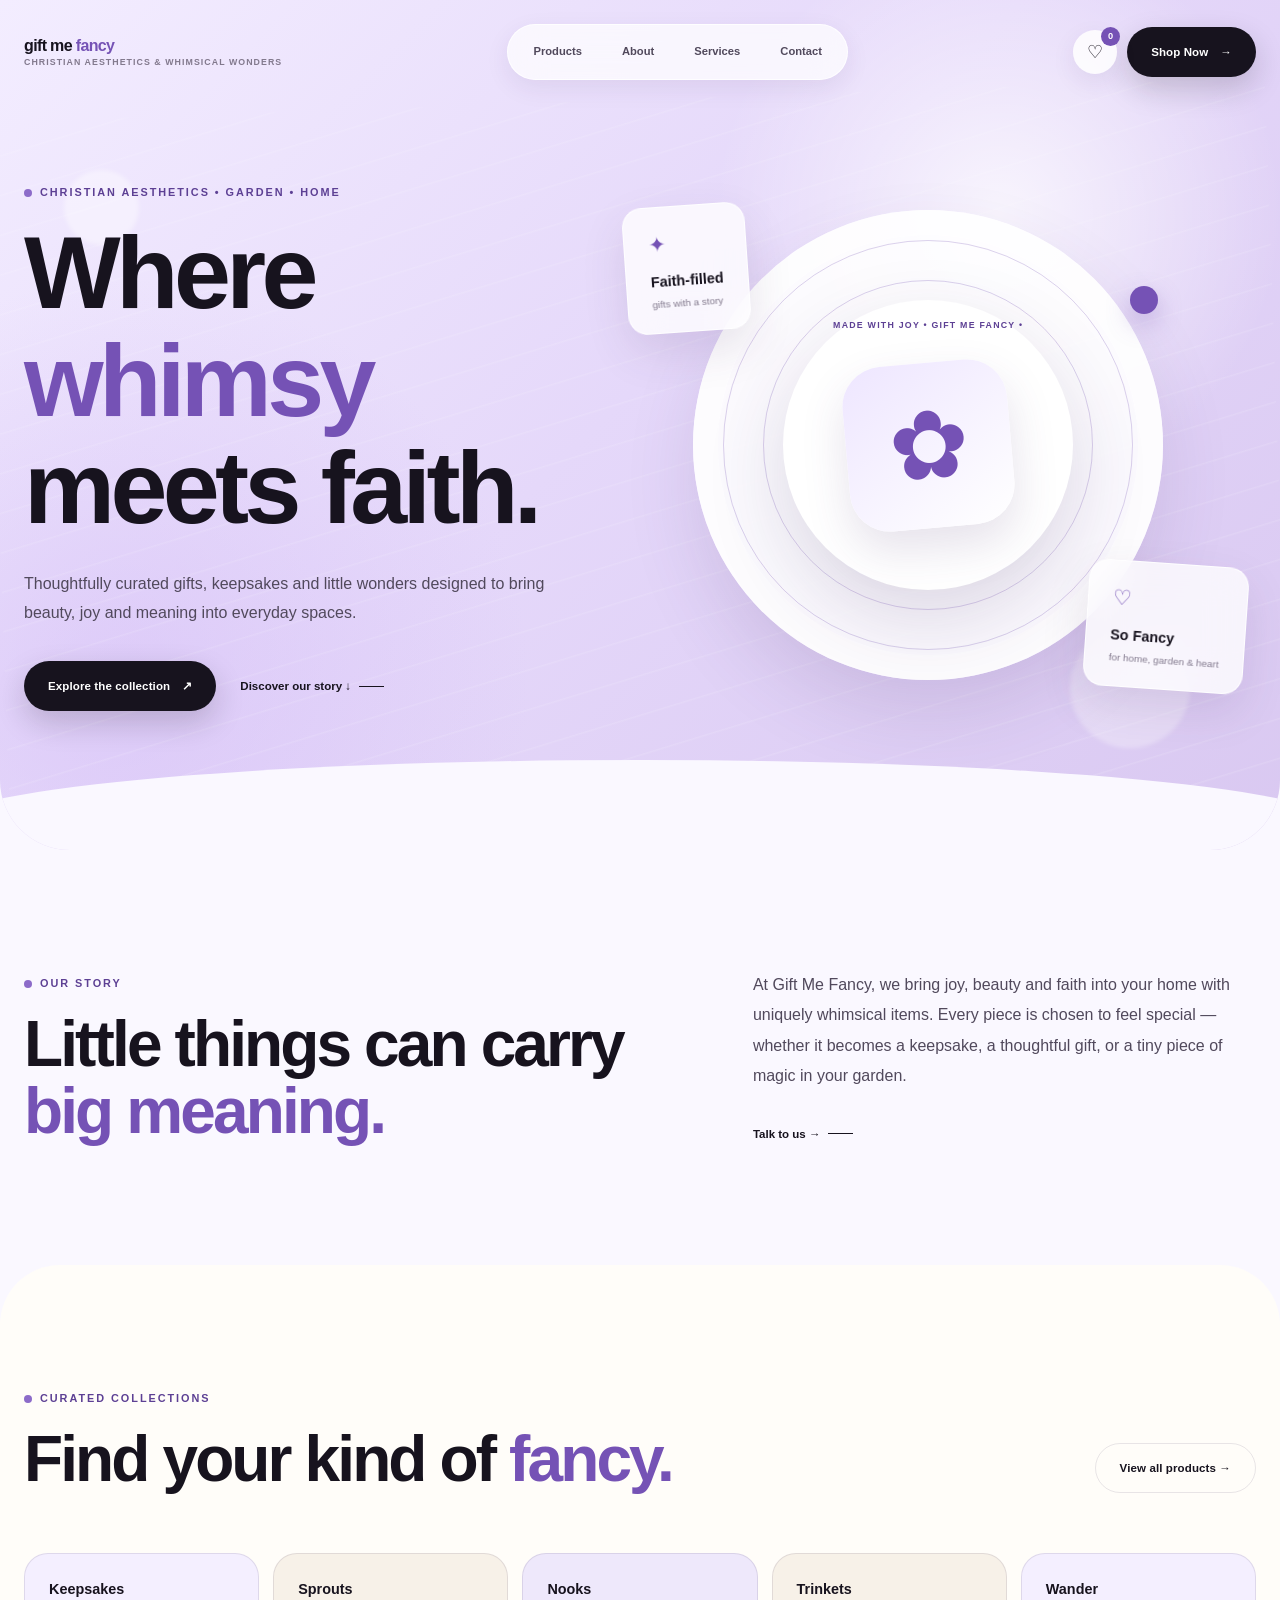
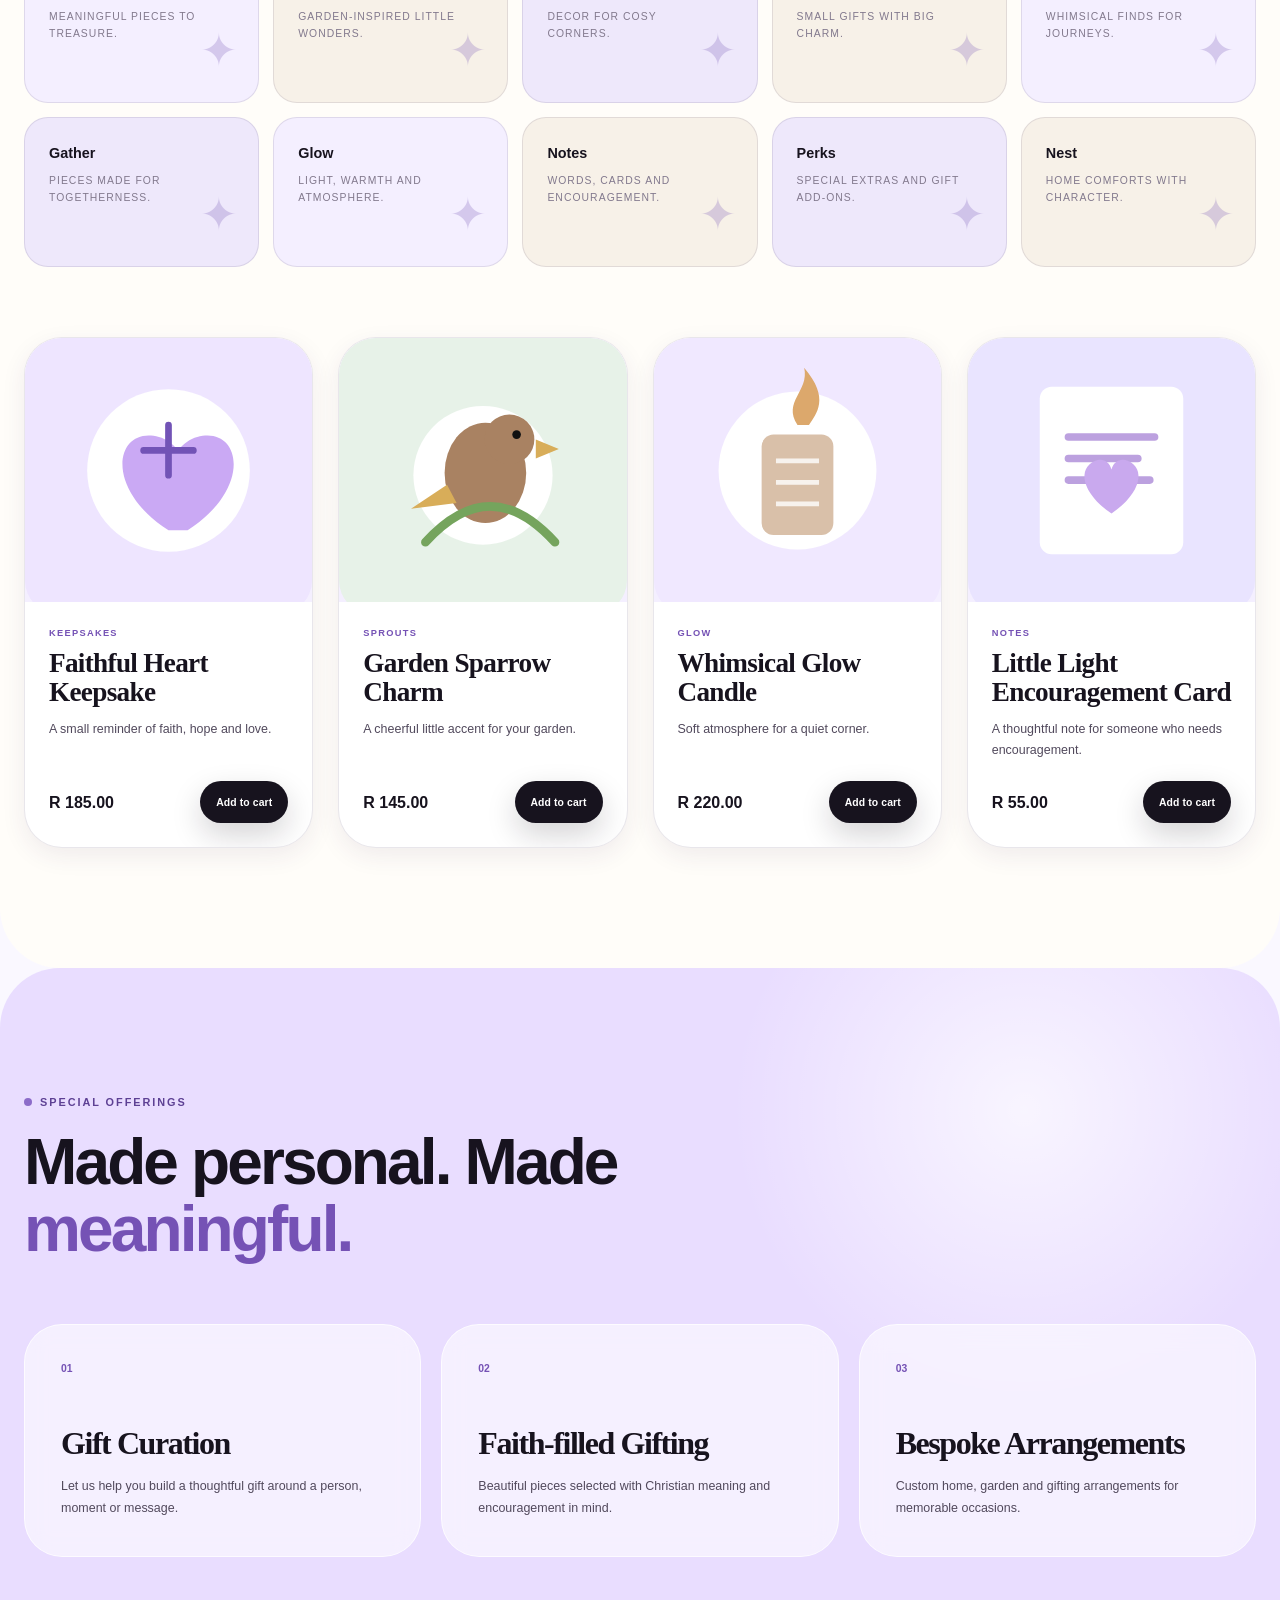
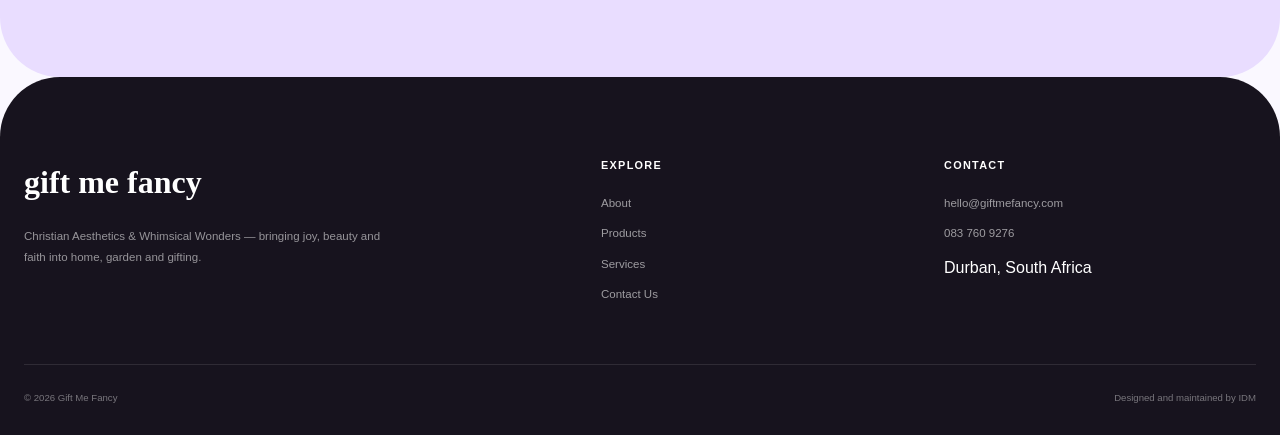
<file: index.html>
<!DOCTYPE html>
<html lang="en">
<head>
<meta charset="UTF-8">
<meta name="viewport" content="width=device-width, initial-scale=1.0">
<title>Gift Me Fancy | Christian Aesthetics & Whimsical Wonders</title>
<meta name="description" content="Gift Me Fancy — Christian aesthetics, whimsical gifts, garden and home treasures.">
<link rel="stylesheet" href="assets/css/style.css">
</head>
<body>
<div id="site-header"></div>
<main>
<section id="hero" class="hero">
  <div class="hero-orb orb-a"></div><div class="hero-orb orb-b"></div>
  <div class="hero-content container">
    <div class="hero-copy">
      <span class="eyebrow">CHRISTIAN AESTHETICS • GARDEN • HOME</span>
      <h1>Where <span>whimsy</span><br>meets faith.</h1>
      <p>Thoughtfully curated gifts, keepsakes and little wonders designed to bring beauty, joy and meaning into everyday spaces.</p>
      <div class="hero-actions">
        <a class="btn btn-dark" href="shop.html">Explore the collection <span>↗</span></a>
        <a class="text-link" href="#about">Discover our story ↓</a>
      </div>
    </div>
    <div class="hero-art">
      <div class="art-ring"></div>
      <div class="product-orbit orbit-one"></div>
      <div class="hero-card hero-card-top"><span>✦</span><strong>Faith-filled</strong><small>gifts with a story</small></div>
      <div class="hero-product">
        <div class="product-placeholder">✿</div>
        <span class="curved-copy">MADE WITH JOY • GIFT ME FANCY • </span>
      </div>
      <div class="hero-card hero-card-bottom"><span>♡</span><strong>So Fancy</strong><small>for home, garden & heart</small></div>
    </div>
  </div>
  <div class="hero-wave"></div>
</section>

<section id="about" class="section about-section">
  <div class="container split">
    <div><span class="eyebrow">OUR STORY</span><h2>Little things can carry <span>big meaning.</span></h2></div>
    <div><p>At Gift Me Fancy, we bring joy, beauty and faith into your home with uniquely whimsical items. Every piece is chosen to feel special — whether it becomes a keepsake, a thoughtful gift, or a tiny piece of magic in your garden.</p><a class="text-link" href="contact.html">Talk to us →</a></div>
  </div>
</section>

<section id="products" class="section products-section">
  <div class="container">
    <div class="section-heading"><div><span class="eyebrow">CURATED COLLECTIONS</span><h2>Find your kind of <span>fancy.</span></h2></div><a class="btn btn-outline" href="shop.html">View all products →</a></div>
    <div id="home-category-grid" class="category-grid"></div>
    <div id="featured-products" class="product-grid"></div>
  </div>
</section>

<section id="services" class="section services-section">
  <div class="container">
    <span class="eyebrow">SPECIAL OFFERINGS</span><h2>Made personal. Made <span>meaningful.</span></h2>
    <div class="service-grid">
      <article><span>01</span><h3>Gift Curation</h3><p>Let us help you build a thoughtful gift around a person, moment or message.</p></article>
      <article><span>02</span><h3>Faith-filled Gifting</h3><p>Beautiful pieces selected with Christian meaning and encouragement in mind.</p></article>
      <article><span>03</span><h3>Bespoke Arrangements</h3><p>Custom home, garden and gifting arrangements for memorable occasions.</p></article>
    </div>
  </div>
</section>
</main>
<div id="site-footer"></div>
<script src="assets/js/app.js"></script>
<script>
document.addEventListener('DOMContentLoaded', async () => {
  const data = await GFM.loadData();
  GFM.renderHeader();
  GFM.renderFooter();
  GFM.renderCategories(data);
  GFM.renderFeatured(data);
});
</script>
</body>
</html>
</file>
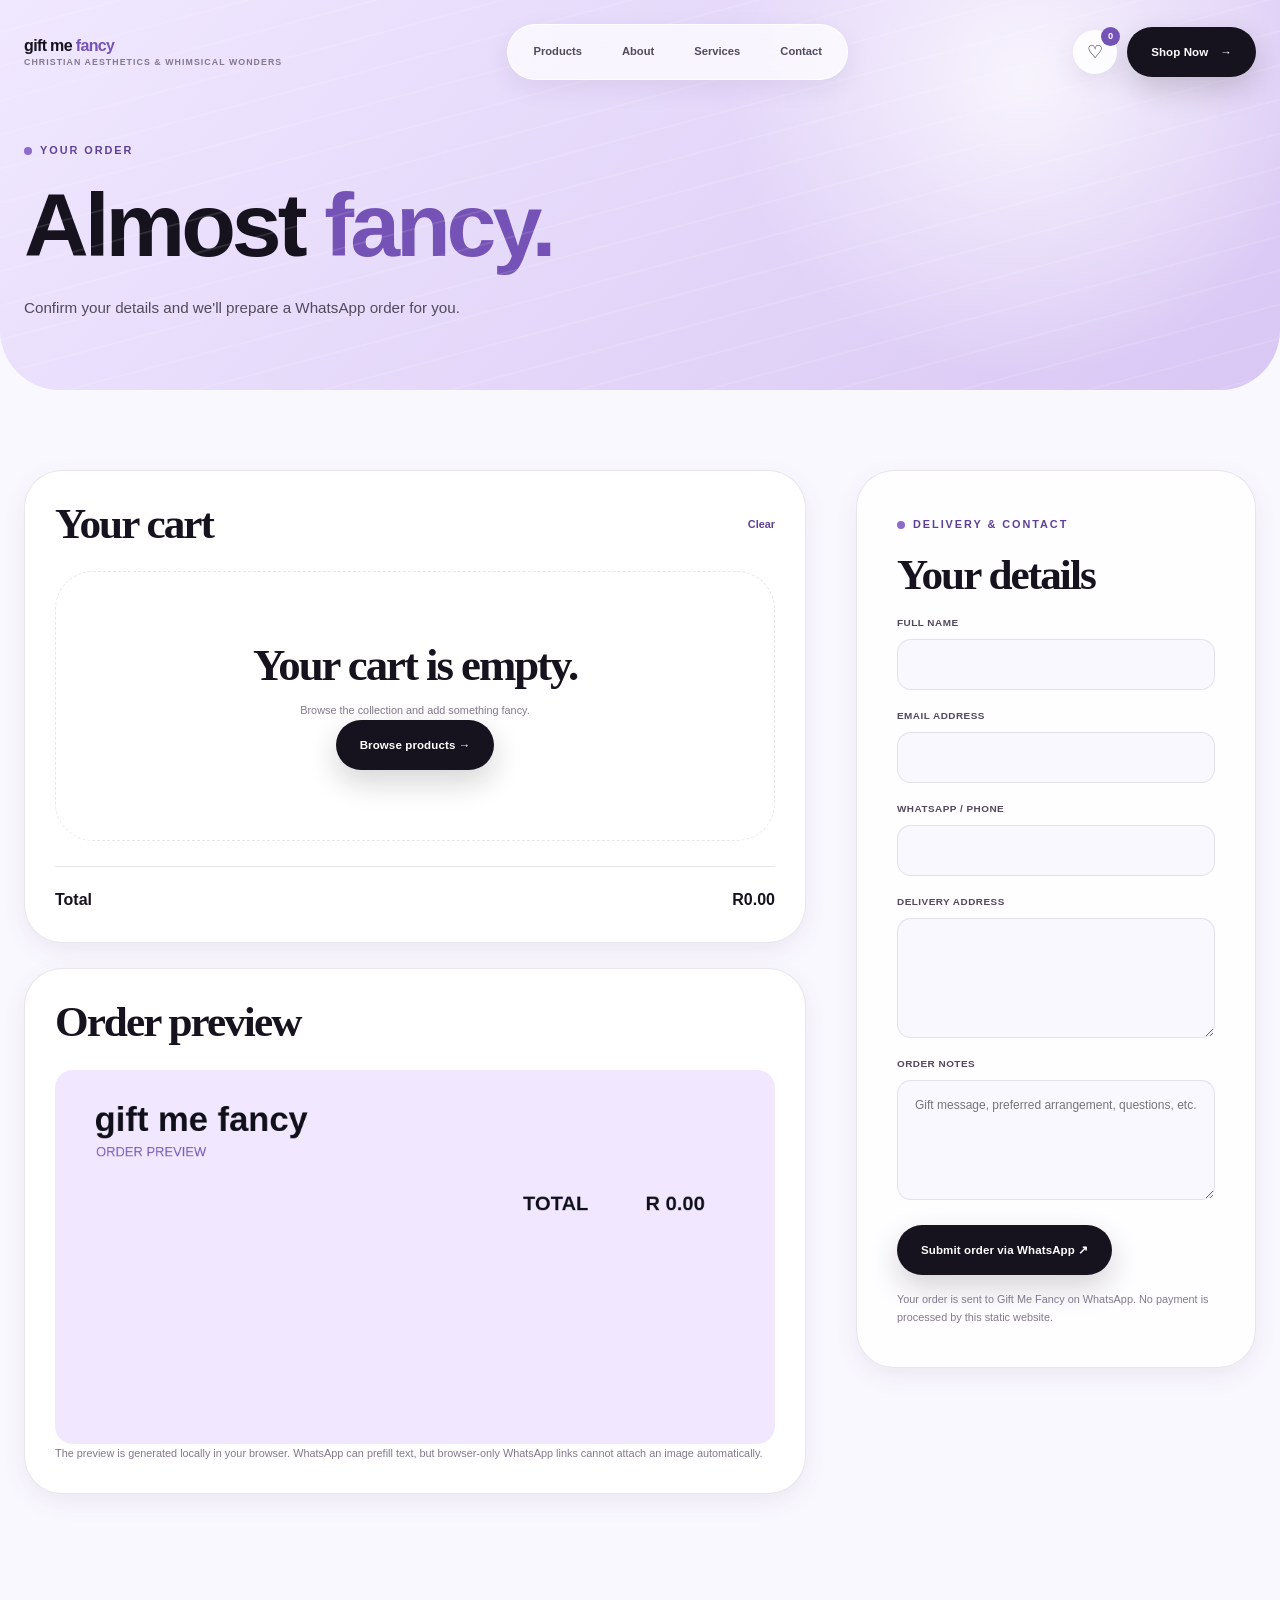
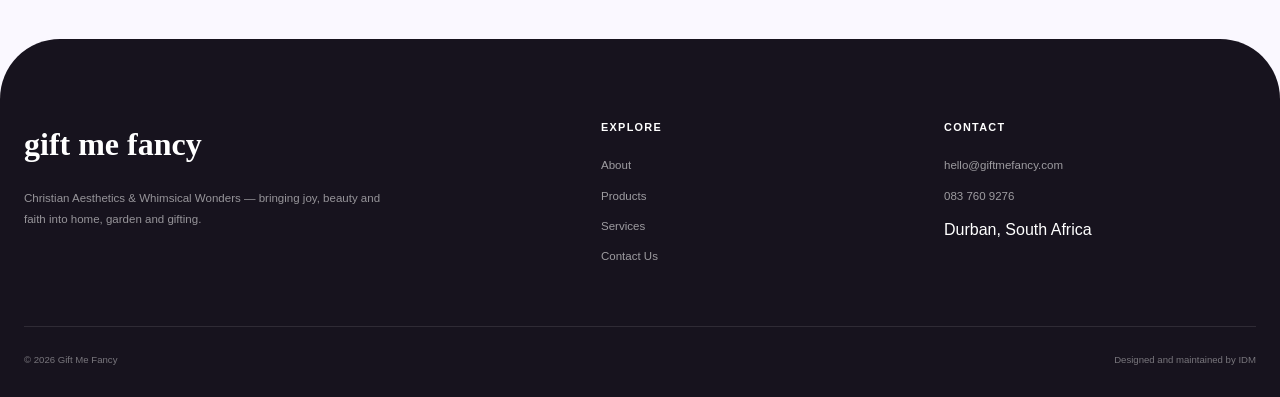
<file: checkout.html>
<!DOCTYPE html>
<html lang="en"><head><meta charset="UTF-8"><meta name="viewport" content="width=device-width, initial-scale=1.0">
<title>Checkout | Gift Me Fancy</title><link rel="stylesheet" href="assets/css/style.css"></head>
<body><div id="site-header"></div>
<main>
<section class="page-hero compact"><div class="container"><span class="eyebrow">YOUR ORDER</span><h1>Almost <span>fancy.</span></h1><p>Confirm your details and we'll prepare a WhatsApp order for you.</p></div></section>
<section class="section checkout-section"><div class="container checkout-layout">
 <div><div class="checkout-box"><div class="box-heading"><h2>Your cart</h2><button id="clear-cart" class="link-button">Clear</button></div><div id="checkout-cart"></div><div class="cart-total"><span>Total</span><strong id="checkout-total">R0.00</strong></div></div>
 <div class="checkout-box order-image-box"><div class="box-heading"><h2>Order preview</h2></div><canvas id="order-canvas" width="1000" height="700"></canvas><p class="muted">The preview is generated locally in your browser. WhatsApp can prefill text, but browser-only WhatsApp links cannot attach an image automatically.</p></div></div>
 <form id="checkout-form" class="glass-form checkout-form">
  <span class="eyebrow">DELIVERY & CONTACT</span><h2>Your details</h2>
  <label>Full name<input name="name" autocomplete="name" required></label>
  <label>Email address<input type="email" name="email" autocomplete="email" required></label>
  <label>WhatsApp / Phone<input name="phone" autocomplete="tel" required></label>
  <label>Delivery address<textarea name="address" rows="4" autocomplete="street-address" required></textarea></label>
  <label>Order notes<textarea name="notes" rows="4" placeholder="Gift message, preferred arrangement, questions, etc."></textarea></label>
  <button class="btn btn-dark" type="submit">Submit order via WhatsApp ↗</button>
  <p class="form-note">Your order is sent to Gift Me Fancy on WhatsApp. No payment is processed by this static website.</p>
 </form>
</div></section>
</main><div id="site-footer"></div>
<script src="assets/js/app.js"></script><script src="assets/js/checkout.js"></script>
</body></html>
</file>
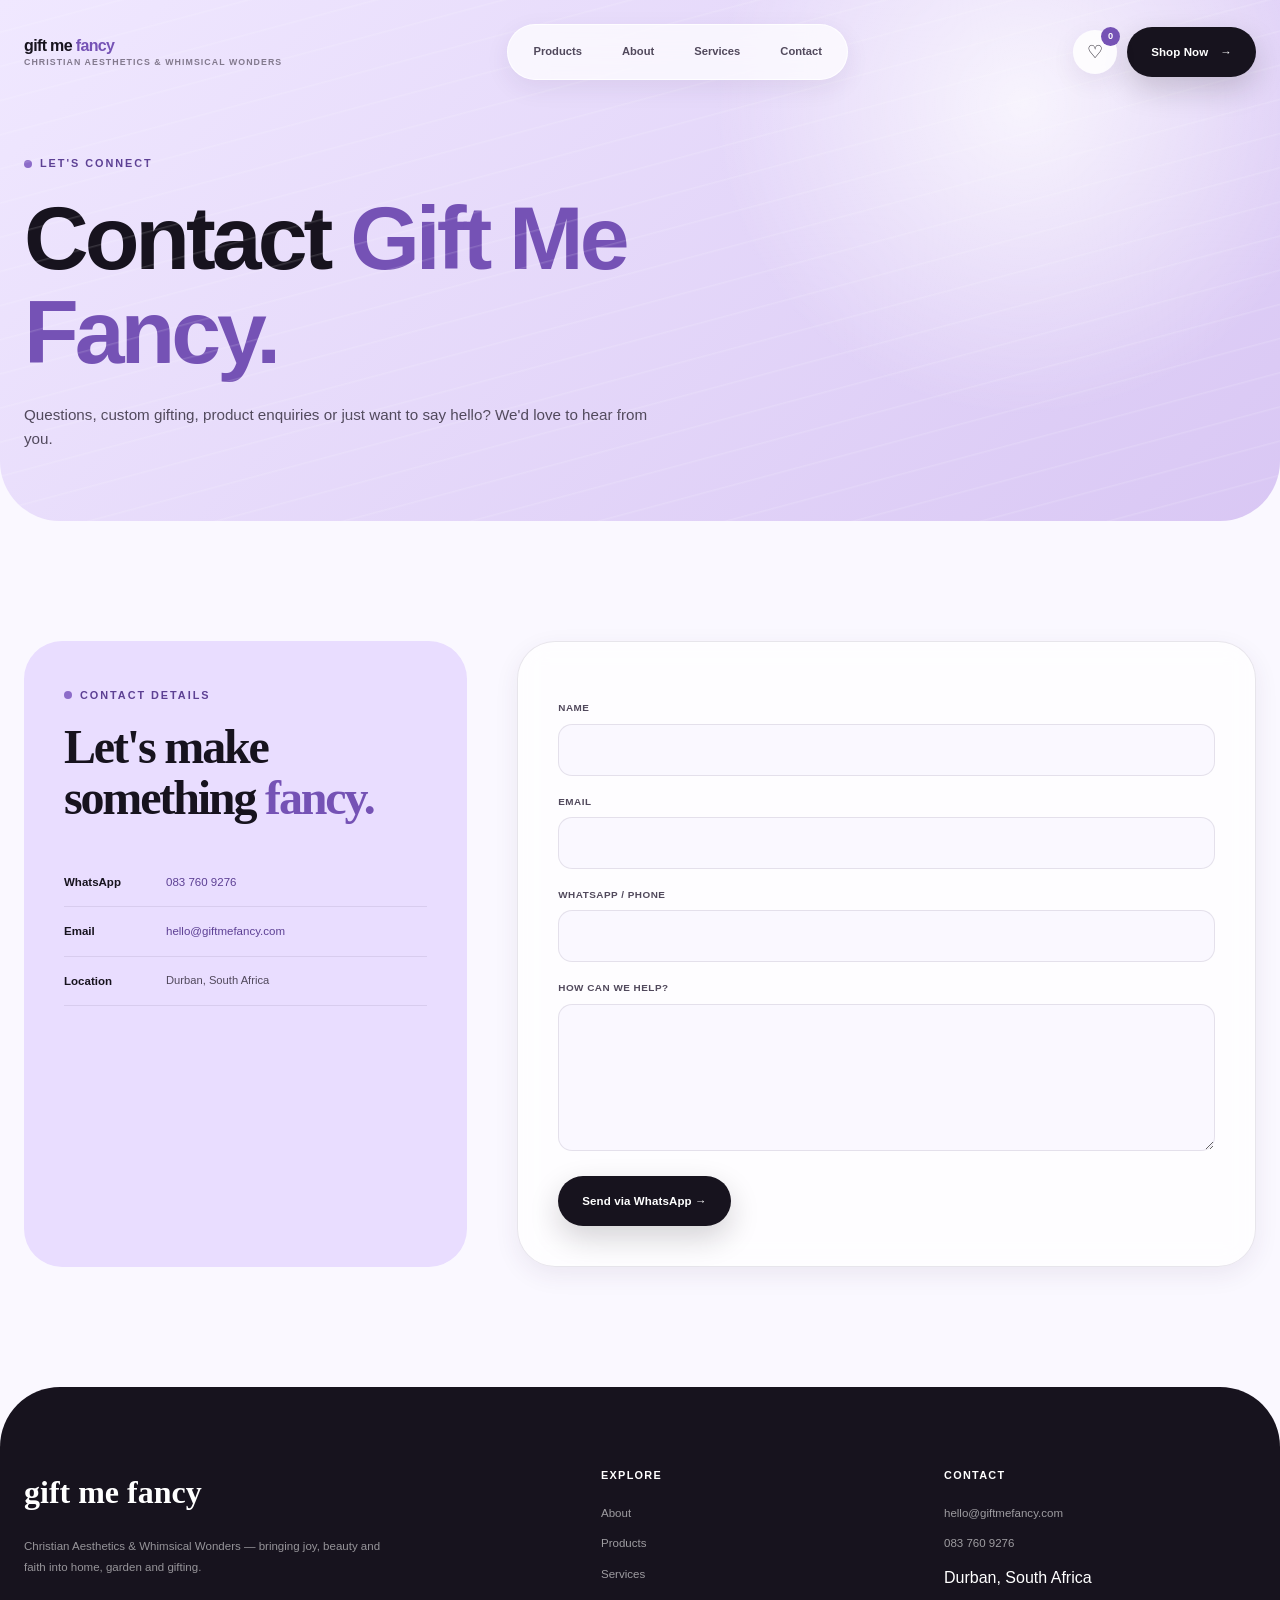
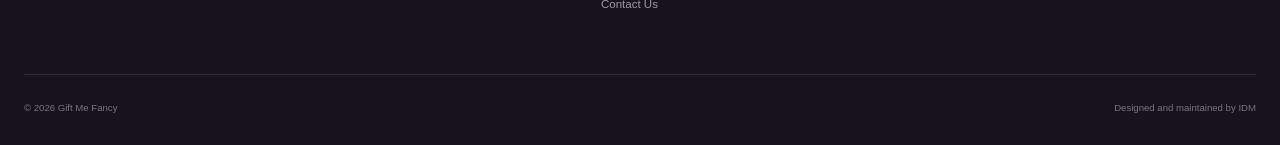
<file: contact.html>
<!DOCTYPE html>
<html lang="en"><head><meta charset="UTF-8"><meta name="viewport" content="width=device-width, initial-scale=1.0">
<title>Contact Us | Gift Me Fancy</title><link rel="stylesheet" href="assets/css/style.css"></head>
<body><div id="site-header"></div>
<main>
<section class="page-hero"><div class="container"><span class="eyebrow">LET'S CONNECT</span><h1>Contact <span>Gift Me Fancy.</span></h1><p>Questions, custom gifting, product enquiries or just want to say hello? We'd love to hear from you.</p></div></section>
<section class="section"><div class="container contact-layout">
  <div class="contact-panel"><span class="eyebrow">CONTACT DETAILS</span><h2>Let's make something <span>fancy.</span></h2>
    <div class="contact-detail"><b>WhatsApp</b><a href="https://wa.me/27837609276" target="_blank" rel="noopener">083 760 9276</a></div>
    <div class="contact-detail"><b>Email</b><a href="mailto:hello@giftmefancy.com">hello@giftmefancy.com</a></div>
    <div class="contact-detail"><b>Location</b><span>Durban, South Africa</span></div>
  </div>
  <form class="glass-form" id="contact-form">
    <label>Name<input name="name" required></label>
    <label>Email<input type="email" name="email" required></label>
    <label>WhatsApp / Phone<input name="phone"></label>
    <label>How can we help?<textarea name="message" rows="6" required></textarea></label>
    <button class="btn btn-dark" type="submit">Send via WhatsApp →</button>
  </form>
</div></section>
</main><div id="site-footer"></div>
<script src="assets/js/app.js"></script>
<script>document.addEventListener('DOMContentLoaded',()=>{GFM.renderHeader();GFM.renderFooter();GFM.bindContactForm();});</script>
</body></html>
</file>
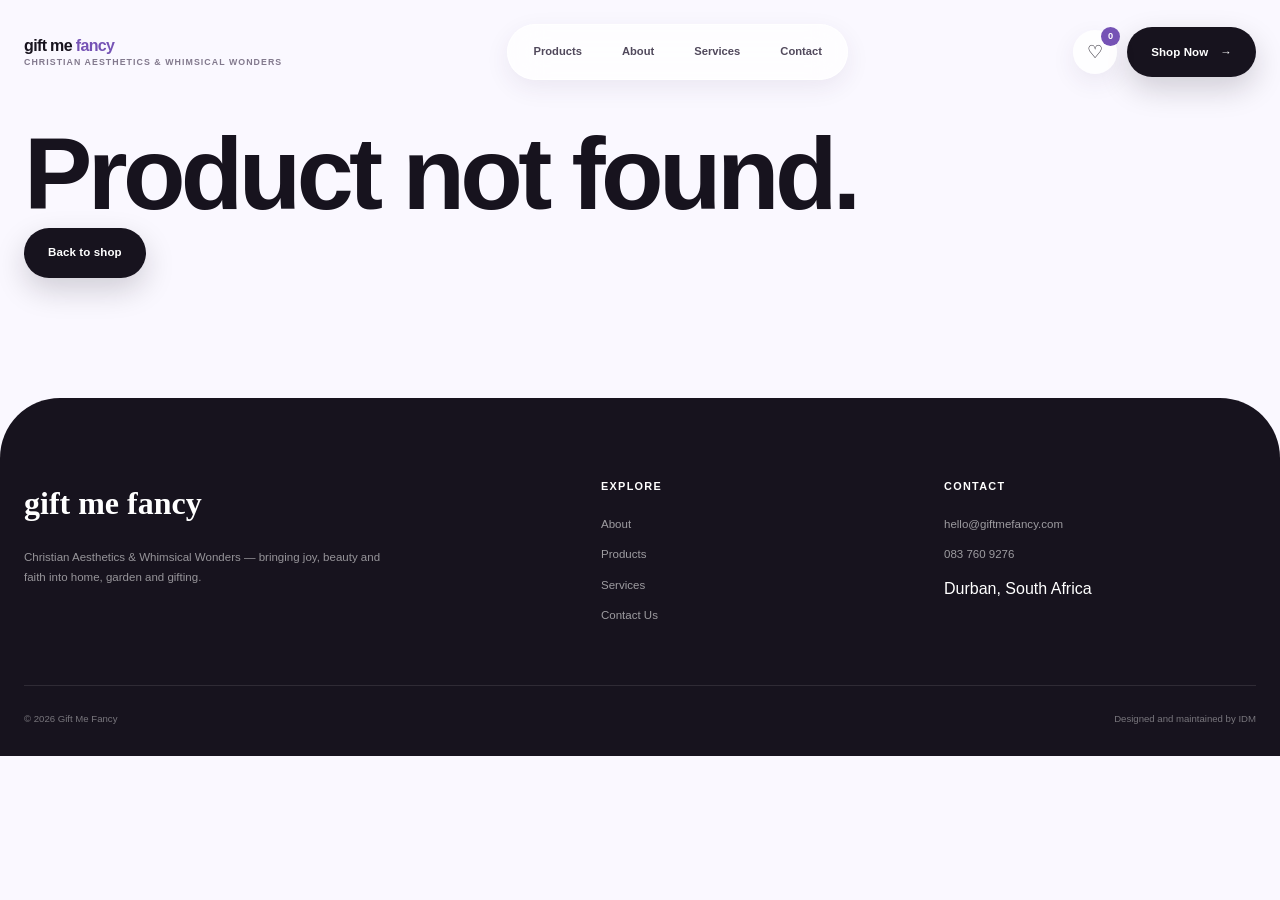
<file: product.html>
<!DOCTYPE html>
<html lang="en"><head><meta charset="UTF-8"><meta name="viewport" content="width=device-width, initial-scale=1.0">
<title>Product | Gift Me Fancy</title><link rel="stylesheet" href="assets/css/style.css"></head>
<body><div id="site-header"></div>
<main id="product-page"></main><div id="site-footer"></div>
<script src="assets/js/app.js"></script>
<script>
document.addEventListener('DOMContentLoaded', async()=>{
 const data=await GFM.loadData(); GFM.renderHeader(); GFM.renderFooter();
 const id=new URLSearchParams(location.search).get('id'); const p=data.products.find(x=>x.id===id);
 if(!p){document.getElementById('product-page').innerHTML='<section class="section"><div class="container"><h1>Product not found.</h1><a class="btn btn-dark" href="shop.html">Back to shop</a></div></section>';return;}
 document.title=p.name+' | Gift Me Fancy';
 document.getElementById('product-page').innerHTML=GFM.productDetail(p);
let qty=1;
const qtyValue=document.getElementById('product-qty-value');
document.getElementById('qty-minus').onclick=()=>{qty=Math.max(1,qty-1);qtyValue.textContent=qty;};
document.getElementById('qty-plus').onclick=()=>{qty+=1;qtyValue.textContent=qty;};
document.getElementById('add-detail').onclick=()=>GFM.addToCart(p,qty);
});
</script></body></html>
</file>
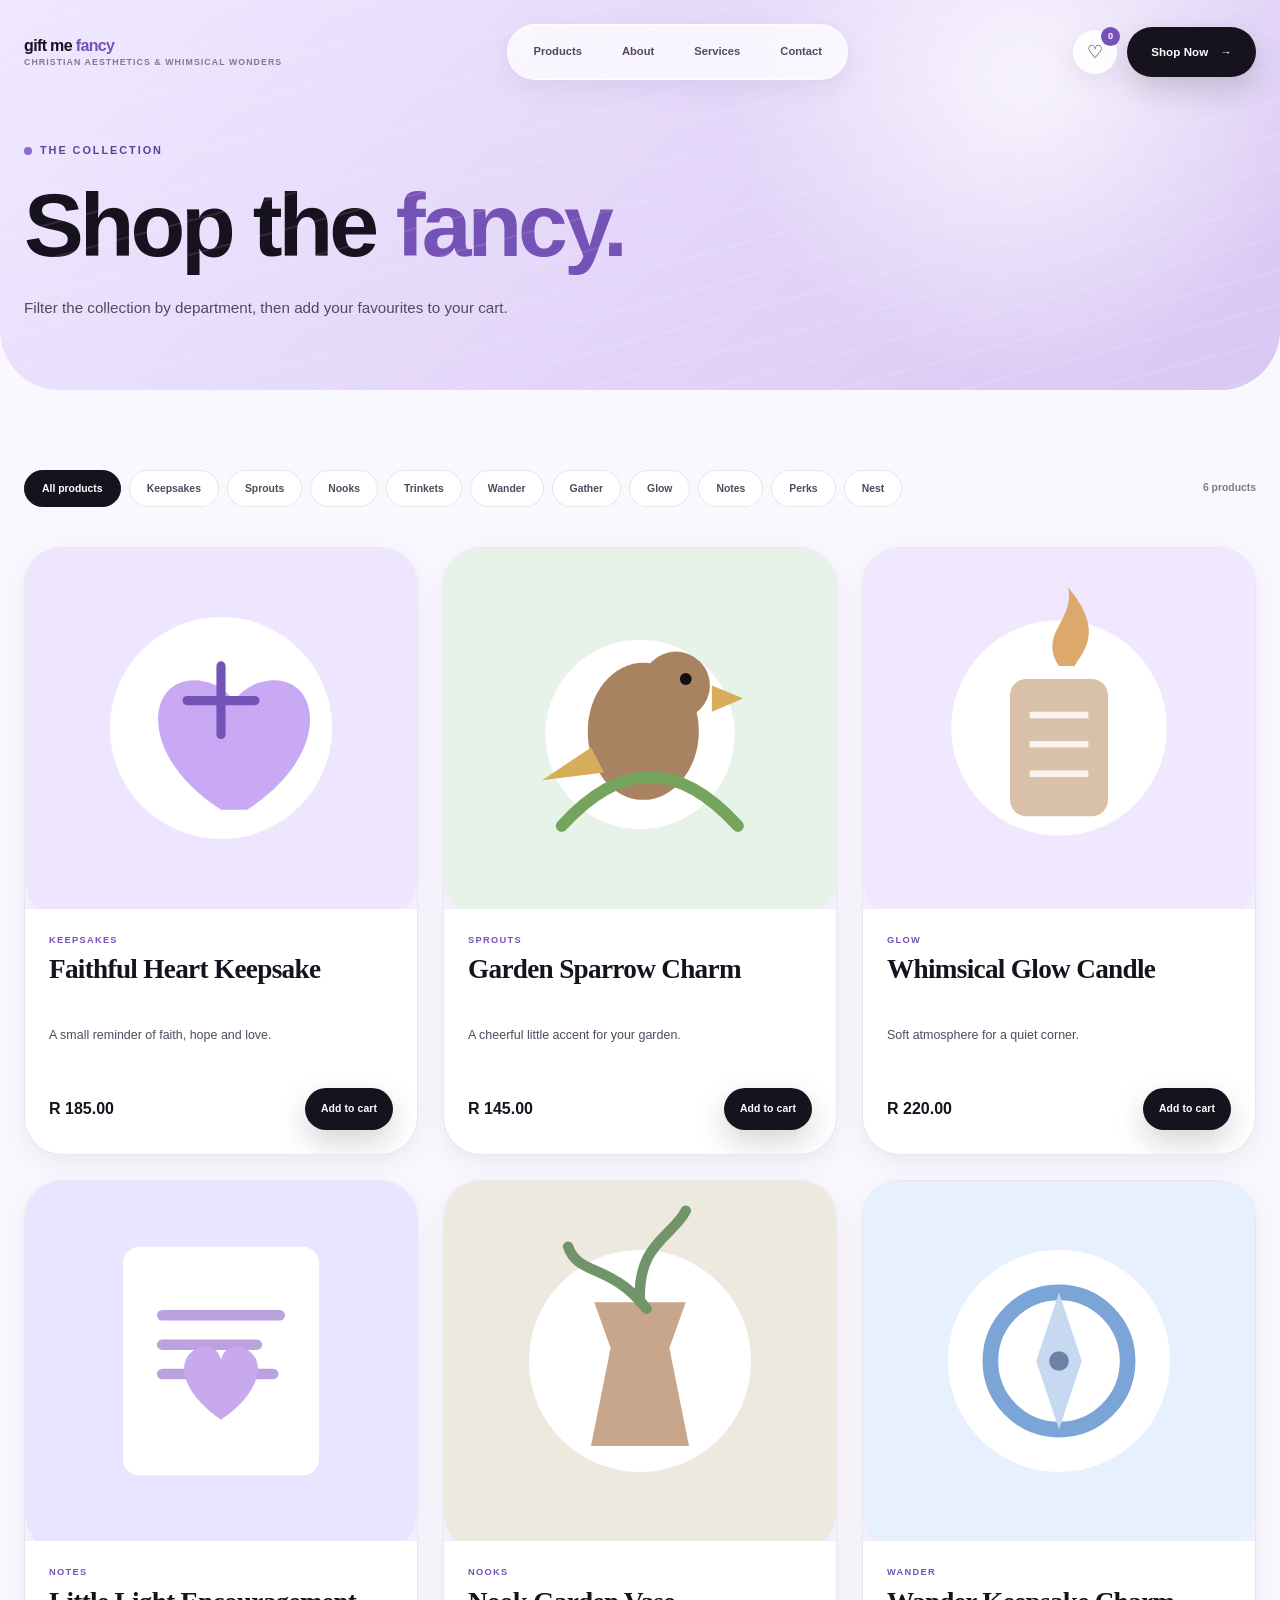
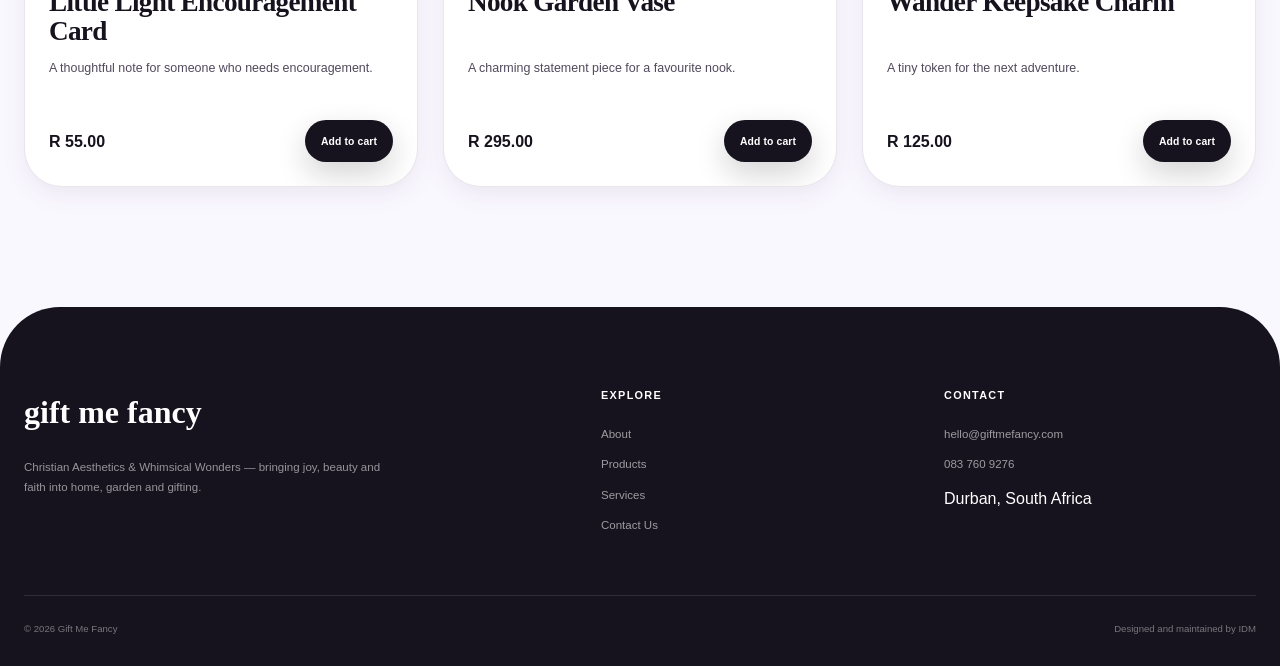
<file: shop.html>
<!DOCTYPE html>
<html lang="en"><head><meta charset="UTF-8"><meta name="viewport" content="width=device-width, initial-scale=1.0">
<title>Shop | Gift Me Fancy</title><link rel="stylesheet" href="assets/css/style.css"></head>
<body><div id="site-header"></div>
<main>
<section class="page-hero compact"><div class="container"><span class="eyebrow">THE COLLECTION</span><h1>Shop the <span>fancy.</span></h1><p>Filter the collection by department, then add your favourites to your cart.</p></div></section>
<section class="section shop-section"><div class="container">
  <div class="shop-toolbar"><div id="filters" class="filters"></div><div class="shop-count" id="shop-count"></div></div>
  <div id="product-grid" class="product-grid large"></div>
  <div id="empty-state" class="empty-state hidden">No products found in this collection.</div>
</div></section>
</main><div id="site-footer"></div>
<script src="assets/js/app.js"></script><script src="assets/js/shop.js"></script>
</body></html>
</file>
<file: assets/css/style.css>
/* =========================================================
   GIFT ME FANCY
   Main Stylesheet
   Christian Aesthetics & Whimsical Wonders
   ========================================================= */

/* =========================================================
   01. ROOT / RESET
   ========================================================= */

:root {
    --lavender-50: #faf8ff;
    --lavender-100: #f4efff;
    --lavender-200: #e9ddff;
    --lavender-300: #d9c7fa;
    --lavender-400: #c3a9f0;
    --lavender-500: #a88bdd;

    --purple-500: #8c6bc9;
    --purple-600: #7552b5;
    --purple-700: #5d4094;

    --ink: #17131e;
    --ink-soft: #51495c;
    --muted: #82798d;

    --white: #ffffff;
    --cream: #fffdf9;

    --border: rgba(67, 48, 91, 0.12);
    --border-light: rgba(255, 255, 255, 0.65);

    --shadow-sm: 0 8px 24px rgba(64, 44, 92, 0.08);
    --shadow-md: 0 18px 45px rgba(64, 44, 92, 0.12);
    --shadow-lg: 0 30px 80px rgba(64, 44, 92, 0.16);

    --radius-sm: 14px;
    --radius-md: 24px;
    --radius-lg: 38px;
    --radius-xl: 52px;

    --container: 1240px;

    --font-display:
        "Cormorant Garamond",
        "Georgia",
        serif;

    --font-body:
        "Montserrat",
        "Inter",
        Arial,
        sans-serif;

    --transition:
        0.3s cubic-bezier(0.22, 1, 0.36, 1);
}

* {
    box-sizing: border-box;
    margin: 0;
    padding: 0;
}

html {
    scroll-behavior: smooth;
}

body {
    min-height: 100vh;
    background: var(--lavender-50);
    color: var(--ink);
    font-family: var(--font-body);
    line-height: 1.6;
    overflow-x: hidden;
}

body,
button,
input,
textarea,
select {
    font-family: var(--font-body);
}

img {
    display: block;
    width: 100%;
    max-width: 100%;
}

a {
    color: inherit;
    text-decoration: none;
}

button {
    border: 0;
    cursor: pointer;
}

ul,
ol {
    list-style: none;
}

.container {
    width: min(calc(100% - 48px), var(--container));
    margin-inline: auto;
}


/* =========================================================
   02. TYPOGRAPHY
   ========================================================= */

h1,
h2,
h3,
h4 {
    line-height: 1.05;
    letter-spacing: -0.045em;
}

h1,
h2 {
    font-weight: 600;
}

h3,
h4 {
    font-weight: 600;
}

h1 {
    font-size: clamp(4rem, 8vw, 8.2rem);
}

h2 {
    font-size: clamp(3rem, 5vw, 5.8rem);
}

h3 {
    font-size: 1.7rem;
}

p {
    color: var(--ink-soft);
}

h1 span,
h2 span,
h3 span {
    color: var(--purple-600);
}

.eyebrow {
    display: inline-flex;
    align-items: center;
    gap: 8px;
    margin-bottom: 18px;
    color: var(--purple-700);
    font-size: 0.68rem;
    font-weight: 700;
    letter-spacing: 0.18em;
    text-transform: uppercase;
}

.eyebrow::before {
    content: "";
    width: 8px;
    height: 8px;
    border-radius: 50%;
    background: var(--purple-500);
}


/* =========================================================
   03. HEADER
   ========================================================= */

.site-header {
    position: absolute;
    z-index: 100;
    top: 0;
    left: 0;
    width: 100%;
    padding: 24px 0;
}

.site-header-inner {
    display: flex;
    align-items: center;
    justify-content: space-between;
    gap: 24px;
}

.logo {
    display: inline-flex;
    align-items: center;
    gap: 12px;
    font-size: 1rem;
    font-weight: 800;
    letter-spacing: -0.04em;
}

.logo img {
    width: 44px;
    height: 44px;
    object-fit: contain;
}

.logo-text {
    display: flex;
    flex-direction: column;
    line-height: 1;
}

.logo-text strong {
    font-size: 1rem;
}

.logo-text small {
    margin-top: 4px;
    color: var(--muted);
    font-size: 0.55rem;
    font-weight: 600;
    letter-spacing: 0.12em;
    text-transform: uppercase;
}

.main-nav {
    display: flex;
    align-items: center;
    gap: 4px;
    padding: 7px;
    background: rgba(255, 255, 255, 0.72);
    border: 1px solid rgba(255, 255, 255, 0.8);
    border-radius: 999px;
    box-shadow: var(--shadow-sm);
    backdrop-filter: blur(18px);
}

.main-nav a {
    padding: 11px 18px;
    border-radius: 999px;
    color: var(--ink-soft);
    font-size: 0.7rem;
    font-weight: 700;
    transition: var(--transition);
}

.main-nav a:hover {
    background: var(--lavender-100);
    color: var(--ink);
}

.main-nav a.active {
    background: var(--ink);
    color: var(--white);
}

.header-actions {
    display: flex;
    align-items: center;
    gap: 10px;
}

.header-cart {
    position: relative;
    display: grid;
    width: 44px;
    height: 44px;
    place-items: center;
    background: rgba(255, 255, 255, 0.85);
    border-radius: 50%;
    box-shadow: var(--shadow-sm);
}

.cart-count {
    position: absolute;
    top: -3px;
    right: -3px;
    display: grid;
    width: 19px;
    height: 19px;
    place-items: center;
    background: var(--purple-600);
    color: var(--white);
    border-radius: 50%;
    font-size: 0.58rem;
    font-weight: 800;
}

.mobile-menu-button {
    display: none;
    width: 44px;
    height: 44px;
    border-radius: 50%;
    background: var(--white);
}


/* =========================================================
   04. BUTTONS
   ========================================================= */

.btn {
    display: inline-flex;
    align-items: center;
    justify-content: center;
    gap: 12px;
    min-height: 50px;
    padding: 0 24px;
    border-radius: 999px;
    font-size: 0.72rem;
    font-weight: 800;
    letter-spacing: 0.01em;
    transition: var(--transition);
}

.btn:hover {
    transform: translateY(-3px);
}

.btn-dark {
    background: var(--ink);
    color: var(--white);
    box-shadow: 0 12px 30px rgba(23, 19, 30, 0.18);
}

.btn-dark:hover {
    box-shadow: 0 18px 38px rgba(23, 19, 30, 0.24);
}

.btn-light {
    background: var(--white);
    color: var(--ink);
}

.btn-outline {
    border: 1px solid var(--border);
    background: transparent;
    color: var(--ink);
}

.btn-outline:hover {
    background: var(--white);
    box-shadow: var(--shadow-sm);
}

.text-link {
    display: inline-flex;
    align-items: center;
    gap: 8px;
    color: var(--ink);
    font-size: 0.72rem;
    font-weight: 800;
}

.text-link::after {
    content: "";
    width: 25px;
    height: 1px;
    background: currentColor;
    transition: var(--transition);
}

.text-link:hover::after {
    width: 40px;
}


/* =========================================================
   05. HERO
   ========================================================= */

.hero {
    position: relative;
    min-height: 850px;
    padding: 150px 0 110px;
    overflow: hidden;
    background:
        radial-gradient(
            circle at 78% 25%,
            rgba(255, 255, 255, 0.75),
            transparent 24%
        ),
        radial-gradient(
            circle at 10% 80%,
            rgba(207, 181, 245, 0.45),
            transparent 30%
        ),
        linear-gradient(
            135deg,
            #f3edff 0%,
            #e5d8fa 48%,
            #d9c8f1 100%
        );
    border-radius: 0 0 70px 70px;
}

.hero::before {
    content: "";
    position: absolute;
    inset: 0;
    opacity: 0.35;
    pointer-events: none;
    background:
        repeating-linear-gradient(
            165deg,
            transparent 0,
            transparent 35px,
            rgba(255, 255, 255, 0.35) 36px,
            transparent 38px
        );
    transform: translateY(100px) rotate(-2deg);
}

.hero-content {
    position: relative;
    z-index: 2;
    display: grid;
    grid-template-columns: 0.9fr 1.1fr;
    align-items: center;
    gap: 40px;
}

.hero-copy {
    position: relative;
    z-index: 4;
    max-width: 650px;
}

.hero-copy h1 {
    margin-bottom: 28px;
}

.hero-copy > p {
    max-width: 540px;
    margin-bottom: 34px;
    font-size: 1rem;
    line-height: 1.8;
}

.hero-actions {
    display: flex;
    align-items: center;
    flex-wrap: wrap;
    gap: 24px;
}

.hero-art {
    position: relative;
    min-height: 590px;
}

.art-ring {
    position: absolute;
    top: 50%;
    left: 50%;
    width: 470px;
    height: 470px;
    border-radius: 50%;
    background: rgba(255, 255, 255, 0.88);
    transform: translate(-50%, -50%);
    box-shadow:
        0 35px 70px rgba(86, 59, 119, 0.13),
        inset 0 0 0 25px rgba(255, 255, 255, 0.5);
}

.art-ring::before,
.art-ring::after {
    content: "";
    position: absolute;
    border: 1px solid rgba(117, 82, 181, 0.25);
    border-radius: 50%;
}

.art-ring::before {
    inset: 30px;
}

.art-ring::after {
    inset: 70px;
}

.hero-product {
    position: absolute;
    z-index: 4;
    top: 50%;
    left: 50%;
    display: grid;
    width: 290px;
    height: 290px;
    place-items: center;
    border-radius: 50%;
    background: var(--white);
    transform: translate(-50%, -50%);
    box-shadow: var(--shadow-lg);
}

.product-placeholder {
    display: grid;
    width: 165px;
    height: 165px;
    place-items: center;
    border-radius: 40px;
    background:
        linear-gradient(
            145deg,
            #eee6ff,
            #ffffff
        );
    color: var(--purple-600);
    font-size: 6rem;
    transform: rotate(-5deg);
    box-shadow: 0 20px 45px rgba(85, 60, 118, 0.15);
}

.curved-copy {
    position: absolute;
    inset: 18px;
    display: flex;
    align-items: flex-start;
    justify-content: center;
    color: var(--purple-700);
    font-size: 0.55rem;
    font-weight: 800;
    letter-spacing: 0.14em;
    text-transform: uppercase;
}

.hero-card {
    position: absolute;
    z-index: 6;
    display: flex;
    flex-direction: column;
    padding: 20px 24px;
    background: rgba(255, 255, 255, 0.78);
    border: 1px solid rgba(255, 255, 255, 0.9);
    border-radius: 20px;
    box-shadow: var(--shadow-md);
    backdrop-filter: blur(20px);
}

.hero-card span {
    margin-bottom: 10px;
    color: var(--purple-600);
    font-size: 1.3rem;
}

.hero-card strong {
    font-size: 0.9rem;
}

.hero-card small {
    margin-top: 3px;
    color: var(--muted);
    font-size: 0.62rem;
}

.hero-card-top {
    top: 55px;
    left: 25px;
    transform: rotate(-4deg);
}

.hero-card-bottom {
    right: 10px;
    bottom: 50px;
    transform: rotate(4deg);
}

.product-orbit {
    position: absolute;
    z-index: 3;
    width: 28px;
    height: 28px;
    border-radius: 50%;
    background: var(--purple-600);
    box-shadow: 0 10px 25px rgba(117, 82, 181, 0.35);
}

.orbit-one {
    top: 23%;
    right: 15%;
}

.hero-orb {
    position: absolute;
    border-radius: 50%;
    filter: blur(2px);
}

.orb-a {
    top: 20%;
    left: 5%;
    width: 75px;
    height: 75px;
    background: rgba(255, 255, 255, 0.4);
}

.orb-b {
    right: 7%;
    bottom: 12%;
    width: 120px;
    height: 120px;
    background: rgba(255, 255, 255, 0.3);
}

.hero-wave {
    position: absolute;
    z-index: 8;
    right: -5%;
    bottom: -100px;
    left: -5%;
    height: 190px;
    background: var(--lavender-50);
    border-radius: 50% 50% 0 0 / 35% 35% 0 0;
}


/* =========================================================
   06. GENERAL SECTIONS
   ========================================================= */

.section {
    position: relative;
    padding: 120px 0;
}

.about-section {
    background: var(--lavender-50);
}

.split {
    display: grid;
    grid-template-columns: 1fr 0.8fr;
    gap: 100px;
    align-items: end;
}

.split > div:last-child {
    max-width: 560px;
}

.split p {
    margin-bottom: 28px;
    font-size: 1rem;
    line-height: 1.9;
}

.products-section {
    background: var(--cream);
    border-radius: 60px;
}

.section-heading {
    display: flex;
    align-items: flex-end;
    justify-content: space-between;
    gap: 30px;
    margin-bottom: 60px;
}

.section-heading h2 {
    max-width: 720px;
}


/* =========================================================
   07. CATEGORY GRID
   ========================================================= */

.category-grid {
    display: grid;
    grid-template-columns: repeat(5, 1fr);
    gap: 14px;
    margin-bottom: 70px;
}

.category-card {
    position: relative;
    min-height: 150px;
    padding: 24px;
    overflow: hidden;
    background: var(--lavender-100);
    border: 1px solid var(--border);
    border-radius: var(--radius-md);
    transition: var(--transition);
}

.category-card:nth-child(2n) {
    background: #f7f1e8;
}

.category-card:nth-child(3n) {
    background: #eee8fb;
}

.category-card:hover {
    transform: translateY(-7px);
    box-shadow: var(--shadow-md);
}

.category-card::after {
    content: "✦";
    position: absolute;
    right: 20px;
    bottom: 15px;
    color: rgba(117, 82, 181, 0.25);
    font-size: 2.8rem;
}

.category-card strong {
    display: block;
    margin-bottom: 8px;
    font-size: 0.9rem;
}

.category-card span {
    color: var(--muted);
    font-size: 0.65rem;
    text-transform: uppercase;
    letter-spacing: 0.1em;
}


/* =========================================================
   08. PRODUCT GRID
   ========================================================= */

.product-grid {
    display: grid;
    grid-template-columns: repeat(3, 1fr);
    gap: 25px;
}

.product-card {
    position: relative;
    overflow: hidden;
    background: var(--white);
    border: 1px solid var(--border);
    border-radius: var(--radius-lg);
    box-shadow: var(--shadow-sm);
    transition: var(--transition);
}

.product-card:hover {
    transform: translateY(-8px);
    box-shadow: var(--shadow-lg);
}

.product-image {
    position: relative;
    aspect-ratio: 1 / 0.9;
    overflow: hidden;
    background: var(--lavender-100);
}

.product-image img {
    width: 100%;
    height: 100%;
    object-fit: cover;
    transition: transform 0.6s cubic-bezier(0.22, 1, 0.36, 1);
}

.product-card:hover .product-image img {
    transform: scale(1.06);
}

.product-badge {
    position: absolute;
    top: 16px;
    left: 16px;
    padding: 8px 12px;
    background: rgba(255, 255, 255, 0.85);
    border-radius: 999px;
    color: var(--purple-700);
    font-size: 0.58rem;
    font-weight: 800;
    text-transform: uppercase;
    letter-spacing: 0.1em;
    backdrop-filter: blur(10px);
}

.product-content {
    padding: 24px;
}

.product-category {
    display: block;
    margin-bottom: 8px;
    color: var(--purple-600);
    font-size: 0.58rem;
    font-weight: 800;
    text-transform: uppercase;
    letter-spacing: 0.14em;
}

.product-content h3 {
    margin-bottom: 9px;
    font-family: var(--font-display);
    font-size: 1.7rem;
    letter-spacing: -0.025em;
}

.product-content p {
    margin-bottom: 18px;
    font-size: 0.78rem;
    line-height: 1.7;
}

.product-bottom {
    display: flex;
    align-items: center;
    justify-content: space-between;
    gap: 15px;
}

.product-price {
    font-size: 1rem;
    font-weight: 800;
}

.product-link {
    display: inline-flex;
    align-items: center;
    gap: 8px;
    color: var(--purple-700);
    font-size: 0.68rem;
    font-weight: 800;
}


/* =========================================================
   09. SERVICES
   ========================================================= */

.services-section {
    background:
        radial-gradient(
            circle at 80% 20%,
            rgba(255,255,255,0.7),
            transparent 25%
        ),
        var(--lavender-200);
    border-radius: 60px;
}

.services-section > .container > h2 {
    max-width: 780px;
    margin-bottom: 60px;
}

.service-grid {
    display: grid;
    grid-template-columns: repeat(3, 1fr);
    gap: 20px;
}

.service-grid article {
    padding: 36px;
    background: rgba(255, 255, 255, 0.55);
    border: 1px solid rgba(255,255,255,0.75);
    border-radius: var(--radius-lg);
    backdrop-filter: blur(12px);
    transition: var(--transition);
}

.service-grid article:hover {
    transform: translateY(-6px);
    background: rgba(255, 255, 255, 0.8);
    box-shadow: var(--shadow-md);
}

.service-grid article > span {
    display: block;
    margin-bottom: 50px;
    color: var(--purple-600);
    font-size: 0.65rem;
    font-weight: 800;
}

.service-grid h3 {
    margin-bottom: 14px;
    font-family: var(--font-display);
    font-size: 2rem;
}

.service-grid p {
    font-size: 0.78rem;
    line-height: 1.8;
}


/* =========================================================
   10. INNER PAGE HERO
   ========================================================= */

.page-hero {
    position: relative;
    min-height: 460px;
    display: flex;
    align-items: flex-end;
    padding: 150px 0 70px;
    overflow: hidden;
    background:
        radial-gradient(
            circle at 80% 20%,
            rgba(255,255,255,0.75),
            transparent 28%
        ),
        linear-gradient(
            135deg,
            #f0e8ff,
            #d9c7f4
        );
    border-radius: 0 0 60px 60px;
}

.page-hero::before {
    content: "";
    position: absolute;
    inset: 0;
    opacity: 0.35;
    background:
        repeating-linear-gradient(
            165deg,
            transparent 0,
            transparent 30px,
            rgba(255,255,255,0.4) 31px,
            transparent 33px
        );
}

.page-hero-content {
    position: relative;
    z-index: 2;
}

.page-hero h1 {
    max-width: 850px;
    font-size: clamp(3.5rem, 7vw, 7rem);
}

.page-hero p {
    max-width: 650px;
    margin-top: 24px;
    font-size: 0.95rem;
}


/* =========================================================
   11. SHOP FILTERS
   ========================================================= */

.shop-toolbar {
    display: flex;
    align-items: center;
    justify-content: space-between;
    gap: 20px;
    margin-bottom: 40px;
}

.filter-list {
    display: flex;
    flex-wrap: wrap;
    gap: 8px;
}

.filter-button {
    padding: 12px 17px;
    border: 1px solid var(--border);
    background: var(--white);
    border-radius: 999px;
    color: var(--ink-soft);
    font-size: 0.65rem;
    font-weight: 800;
    transition: var(--transition);
}

.filter-button:hover,
.filter-button.active {
    background: var(--ink);
    color: var(--white);
    border-color: var(--ink);
}

.shop-count {
    color: var(--muted);
    font-size: 0.65rem;
    font-weight: 700;
    white-space: nowrap;
}


/* =========================================================
   12. PRODUCT DETAIL
   ========================================================= */

.product-detail {
    display: grid;
    grid-template-columns: 1fr 0.85fr;
    gap: 70px;
    align-items: center;
}

.product-detail-image {
    overflow: hidden;
    background: var(--lavender-100);
    border-radius: var(--radius-xl);
}

.product-detail-image img {
    aspect-ratio: 1 / 1;
    object-fit: cover;
}

.product-detail-info h1 {
    margin-bottom: 20px;
    font-family: var(--font-display);
    font-size: clamp(3rem, 6vw, 6rem);
}

.product-detail-price {
    margin-bottom: 25px;
    color: var(--purple-700);
    font-size: 1.2rem;
    font-weight: 800;
}

.product-detail-description {
    margin-bottom: 30px;
    font-size: 0.9rem;
    line-height: 1.9;
}

.quantity-control {
    display: inline-flex;
    align-items: center;
    margin-right: 10px;
    border: 1px solid var(--border);
    border-radius: 999px;
    background: var(--white);
}

.quantity-control button {
    width: 42px;
    height: 46px;
    background: transparent;
    font-size: 1rem;
}

.quantity-control span {
    min-width: 30px;
    text-align: center;
    font-size: 0.75rem;
    font-weight: 800;
}


/* =========================================================
   13. CART
   ========================================================= */

.cart-layout {
    display: grid;
    grid-template-columns: 1fr 370px;
    gap: 35px;
    align-items: start;
}

.cart-items {
    display: flex;
    flex-direction: column;
    gap: 15px;
}

.cart-item {
    display: grid;
    grid-template-columns: 90px 1fr auto;
    gap: 20px;
    align-items: center;
    padding: 18px;
    background: var(--white);
    border: 1px solid var(--border);
    border-radius: var(--radius-md);
}

.cart-item-image {
    width: 90px;
    height: 90px;
    overflow: hidden;
    border-radius: 18px;
    background: var(--lavender-100);
}

.cart-item-image img {
    width: 100%;
    height: 100%;
    object-fit: cover;
}

.cart-item h3 {
    margin-bottom: 5px;
    font-family: var(--font-display);
    font-size: 1.45rem;
}

.cart-item small {
    color: var(--muted);
    font-size: 0.62rem;
}

.cart-item-price {
    font-size: 0.78rem;
    font-weight: 800;
}

.remove-item {
    margin-top: 8px;
    color: #8a5360;
    background: none;
    font-size: 0.6rem;
    font-weight: 800;
}

.cart-summary {
    position: sticky;
    top: 30px;
    padding: 30px;
    background: var(--white);
    border: 1px solid var(--border);
    border-radius: var(--radius-lg);
    box-shadow: var(--shadow-sm);
}

.cart-summary h2 {
    margin-bottom: 30px;
    font-family: var(--font-display);
    font-size: 2.5rem;
}

.summary-row {
    display: flex;
    align-items: center;
    justify-content: space-between;
    gap: 20px;
    padding: 13px 0;
    border-bottom: 1px solid var(--border);
    font-size: 0.72rem;
}

.summary-row.total {
    padding-top: 20px;
    border-bottom: 0;
    font-size: 0.95rem;
    font-weight: 800;
}

.empty-cart {
    padding: 70px 30px;
    text-align: center;
    background: var(--white);
    border: 1px dashed var(--border);
    border-radius: var(--radius-lg);
}

.empty-cart h2 {
    margin-bottom: 12px;
    font-family: var(--font-display);
    font-size: 2.8rem;
}


/* =========================================================
   14. CHECKOUT
   ========================================================= */

.checkout-layout {
    display: grid;
    grid-template-columns: 1fr 400px;
    gap: 50px;
    align-items: start;
}

.checkout-form {
    padding: 40px;
    background: var(--white);
    border: 1px solid var(--border);
    border-radius: var(--radius-lg);
}

.form-section {
    margin-bottom: 40px;
}

.form-section:last-child {
    margin-bottom: 0;
}

.form-section h2 {
    margin-bottom: 25px;
    font-family: var(--font-display);
    font-size: 2.7rem;
}

.form-grid {
    display: grid;
    grid-template-columns: repeat(2, 1fr);
    gap: 18px;
}

.form-field {
    display: flex;
    flex-direction: column;
    gap: 8px;
}

.form-field.full {
    grid-column: 1 / -1;
}

.form-field label {
    color: var(--ink-soft);
    font-size: 0.62rem;
    font-weight: 800;
    letter-spacing: 0.08em;
    text-transform: uppercase;
}

.form-field input,
.form-field textarea,
.form-field select {
    width: 100%;
    padding: 15px 17px;
    outline: none;
    border: 1px solid var(--border);
    border-radius: 14px;
    background: var(--lavender-50);
    color: var(--ink);
    font-size: 0.75rem;
    transition: var(--transition);
}

.form-field textarea {
    min-height: 130px;
    resize: vertical;
}

.form-field input:focus,
.form-field textarea:focus,
.form-field select:focus {
    border-color: var(--purple-500);
    background: var(--white);
    box-shadow: 0 0 0 4px rgba(140, 107, 201, 0.1);
}

.checkout-order {
    position: sticky;
    top: 30px;
    padding: 30px;
    background:
        linear-gradient(
            145deg,
            #eee4ff,
            #ffffff
        );
    border: 1px solid rgba(117, 82, 181, 0.12);
    border-radius: var(--radius-lg);
}

.checkout-order h2 {
    margin-bottom: 25px;
    font-family: var(--font-display);
    font-size: 2.7rem;
}

.checkout-order-items {
    display: flex;
    flex-direction: column;
    gap: 14px;
    margin-bottom: 25px;
}

.checkout-order-item {
    display: flex;
    justify-content: space-between;
    gap: 15px;
    font-size: 0.7rem;
}

.checkout-order-item span:last-child {
    font-weight: 800;
}


/* =========================================================
   15. CONTACT PAGE
   ========================================================= */

.contact-layout {
    display: grid;
    grid-template-columns: 0.75fr 1.25fr;
    gap: 50px;
}

.contact-info {
    padding: 40px;
    background: var(--lavender-200);
    border-radius: var(--radius-lg);
}

.contact-info h2 {
    margin-bottom: 25px;
    font-family: var(--font-display);
    font-size: 3rem;
}

.contact-info > p {
    margin-bottom: 35px;
    font-size: 0.8rem;
    line-height: 1.8;
}

.contact-details {
    display: flex;
    flex-direction: column;
    gap: 20px;
}

.contact-detail {
    display: flex;
    align-items: flex-start;
    gap: 14px;
}

.contact-detail-icon {
    display: grid;
    width: 40px;
    height: 40px;
    flex: 0 0 40px;
    place-items: center;
    background: var(--white);
    border-radius: 50%;
}

.contact-detail strong {
    display: block;
    margin-bottom: 3px;
    font-size: 0.68rem;
}

.contact-detail span {
    color: var(--ink-soft);
    font-size: 0.7rem;
}

.contact-form {
    padding: 40px;
    background: var(--white);
    border: 1px solid var(--border);
    border-radius: var(--radius-lg);
}


/* =========================================================
   16. FOOTER
   ========================================================= */

.site-footer {
    position: relative;
    padding: 80px 0 30px;
    background: var(--ink);
    color: var(--white);
    border-radius: 60px 60px 0 0;
}

.footer-grid {
    display: grid;
    grid-template-columns: 1.3fr 0.7fr 0.8fr;
    gap: 70px;
    padding-bottom: 60px;
}

.footer-brand p {
    max-width: 360px;
    margin-top: 18px;
    color: rgba(255,255,255,0.55);
    font-size: 0.72rem;
    line-height: 1.8;
}

.footer-heading {
    margin-bottom: 20px;
    color: var(--white);
    font-size: 0.68rem;
    font-weight: 800;
    letter-spacing: 0.12em;
    text-transform: uppercase;
}

.footer-links {
    display: flex;
    flex-direction: column;
    gap: 12px;
}

.footer-links a {
    width: fit-content;
    color: rgba(255,255,255,0.58);
    font-size: 0.72rem;
    transition: var(--transition);
}

.footer-links a:hover {
    color: var(--white);
    transform: translateX(4px);
}

.footer-bottom {
    display: flex;
    align-items: center;
    justify-content: space-between;
    gap: 20px;
    padding-top: 25px;
    border-top: 1px solid rgba(255,255,255,0.1);
}

.footer-bottom p,
.footer-bottom a {
    color: rgba(255,255,255,0.42);
    font-size: 0.6rem;
}

.footer-bottom a:hover {
    color: var(--white);
}


/* =========================================================
   17. SOCIAL LINKS
   ========================================================= */

.social-links {
    display: flex;
    align-items: center;
    gap: 8px;
}

.social-links a {
    display: grid;
    width: 38px;
    height: 38px;
    place-items: center;
    border: 1px solid rgba(255,255,255,0.15);
    border-radius: 50%;
    color: var(--white);
    font-size: 0.7rem;
    transition: var(--transition);
}

.social-links a:hover {
    background: var(--white);
    color: var(--ink);
}


/* =========================================================
   18. WHATSAPP
   ========================================================= */

.whatsapp-button {
    display: inline-flex;
    align-items: center;
    justify-content: center;
    gap: 10px;
    padding: 14px 20px;
    border-radius: 999px;
    background: #17131e;
    color: var(--white);
    font-size: 0.7rem;
    font-weight: 800;
    transition: var(--transition);
}

.whatsapp-button:hover {
    transform: translateY(-3px);
    box-shadow: var(--shadow-md);
}


/* =========================================================
   19. STATUS / NOTICES
   ========================================================= */

.notice {
    padding: 15px 18px;
    border-radius: 14px;
    background: var(--lavender-100);
    color: var(--ink-soft);
    font-size: 0.7rem;
    line-height: 1.6;
}

.success-message {
    padding: 18px;
    border-radius: 14px;
    background: #edf8ef;
    color: #38633e;
    font-size: 0.72rem;
}

.error-message {
    padding: 18px;
    border-radius: 14px;
    background: #fff0f1;
    color: #7e3d45;
    font-size: 0.72rem;
}


/* =========================================================
   20. LOADING
   ========================================================= */

.loading {
    display: grid;
    min-height: 250px;
    place-items: center;
}

.loading::after {
    content: "";
    width: 34px;
    height: 34px;
    border: 3px solid rgba(117,82,181,0.15);
    border-top-color: var(--purple-600);
    border-radius: 50%;
    animation: spin 0.8s linear infinite;
}

@keyframes spin {
    to {
        transform: rotate(360deg);
    }
}


/* =========================================================
   21. ANIMATIONS
   ========================================================= */

@keyframes float {
    0%,
    100% {
        transform: translateY(0);
    }

    50% {
        transform: translateY(-12px);
    }
}

.hero-product {
    animation: float 5s ease-in-out infinite;
}

.hero-card-top {
    animation: float 6s ease-in-out infinite;
}

.hero-card-bottom {
    animation: float 7s ease-in-out infinite reverse;
}


/* =========================================================
   22. RESPONSIVE — TABLET
   ========================================================= */

@media (max-width: 1100px) {

    .container {
        width: min(calc(100% - 40px), var(--container));
    }

    .main-nav a {
        padding-inline: 12px;
    }

    .hero {
        min-height: 780px;
    }

    .hero-content {
        grid-template-columns: 1fr 0.9fr;
    }

    .hero-art {
        min-height: 500px;
    }

    .art-ring {
        width: 390px;
        height: 390px;
    }

    .hero-product {
        width: 250px;
        height: 250px;
    }

    .product-placeholder {
        width: 140px;
        height: 140px;
    }

    .category-grid {
        grid-template-columns: repeat(3, 1fr);
    }

    .product-grid {
        grid-template-columns: repeat(2, 1fr);
    }

    .split {
        gap: 60px;
    }

    .checkout-layout,
    .cart-layout {
        grid-template-columns: 1fr;
    }

    .checkout-order,
    .cart-summary {
        position: static;
    }
}


/* =========================================================
   23. RESPONSIVE — MOBILE
   ========================================================= */

@media (max-width: 760px) {

    .container {
        width: min(calc(100% - 30px), var(--container));
    }

    .site-header {
        padding: 15px 0;
    }

    .site-header-inner {
        gap: 10px;
    }

    .main-nav {
        position: absolute;
        top: 75px;
        right: 15px;
        left: 15px;
        display: none;
        flex-direction: column;
        align-items: stretch;
        padding: 12px;
        border-radius: 24px;
    }

    .main-nav.open {
        display: flex;
    }

    .main-nav a {
        padding: 13px 16px;
        text-align: center;
    }

    .mobile-menu-button {
        display: grid;
        place-items: center;
    }

    .header-actions .btn {
        display: none;
    }

    .logo-text small {
        display: none;
    }

    .hero {
        min-height: auto;
        padding: 125px 0 150px;
        border-radius: 0 0 45px 45px;
    }

    .hero-content {
        grid-template-columns: 1fr;
    }

    .hero-copy {
        text-align: center;
    }

    .hero-copy .eyebrow {
        justify-content: center;
    }

    .hero-copy h1 {
        font-size: clamp(3.6rem, 16vw, 6rem);
    }

    .hero-copy > p {
        margin-inline: auto;
    }

    .hero-actions {
        justify-content: center;
    }

    .hero-art {
        min-height: 420px;
        margin-top: 10px;
    }

    .art-ring {
        width: 320px;
        height: 320px;
    }

    .hero-product {
        width: 210px;
        height: 210px;
    }

    .product-placeholder {
        width: 115px;
        height: 115px;
        font-size: 4rem;
        border-radius: 28px;
    }

    .hero-card {
        padding: 15px 18px;
    }

    .hero-card-top {
        top: 20px;
        left: 0;
    }

    .hero-card-bottom {
        right: 0;
        bottom: 25px;
    }

    .hero-wave {
        bottom: -80px;
        height: 130px;
    }

    .section {
        padding: 80px 0;
    }

    .products-section,
    .services-section {
        border-radius: 40px;
    }

    .split,
    .product-detail,
    .contact-layout {
        grid-template-columns: 1fr;
        gap: 40px;
    }

    .section-heading {
        align-items: flex-start;
        flex-direction: column;
        margin-bottom: 40px;
    }

    .category-grid {
        grid-template-columns: repeat(2, 1fr);
        margin-bottom: 45px;
    }

    .category-card {
        min-height: 125px;
    }

    .product-grid,
    .service-grid {
        grid-template-columns: 1fr;
    }

    .page-hero {
        min-height: 400px;
        padding: 130px 0 55px;
        border-radius: 0 0 40px 40px;
    }

    .page-hero h1 {
        font-size: clamp(3rem, 14vw, 5rem);
    }

    .shop-toolbar {
        align-items: flex-start;
        flex-direction: column;
    }

    .filter-list {
        width: 100%;
    }

    .cart-item {
        grid-template-columns: 65px 1fr;
    }

    .cart-item-image {
        width: 65px;
        height: 65px;
    }

    .cart-item-price {
        grid-column: 2;
    }

    .form-grid {
        grid-template-columns: 1fr;
    }

    .form-field.full {
        grid-column: auto;
    }

    .checkout-form,
    .contact-form,
    .contact-info {
        padding: 25px;
    }

    .footer-grid {
        grid-template-columns: 1fr;
        gap: 40px;
        padding-bottom: 40px;
    }

    .footer-bottom {
        align-items: flex-start;
        flex-direction: column;
    }
}


/* =========================================================
   24. SMALL MOBILE
   ========================================================= */

@media (max-width: 430px) {

    .category-grid {
        grid-template-columns: 1fr;
    }

    .category-card {
        min-height: 105px;
    }

    .hero-art {
        min-height: 360px;
    }

    .art-ring {
        width: 275px;
        height: 275px;
    }

    .hero-product {
        width: 180px;
        height: 180px;
    }

    .product-placeholder {
        width: 95px;
        height: 95px;
    }

    .hero-card-top {
        left: -5px;
    }

    .hero-card-bottom {
        right: -5px;
    }

    .hero-card small {
        font-size: 0.55rem;
    }

    .btn {
        min-height: 46px;
        padding-inline: 18px;
    }
}


/* =========================================================
   25. ACCESSIBILITY
   ========================================================= */

:focus-visible {
    outline: 3px solid rgba(117, 82, 181, 0.35);
    outline-offset: 3px;
}

@media (prefers-reduced-motion: reduce) {

    html {
        scroll-behavior: auto;
    }

    *,
    *::before,
    *::after {
        animation-duration: 0.01ms !important;
        animation-iteration-count: 1 !important;
        transition-duration: 0.01ms !important;
    }
}

/* =========================================================
   26. COMPONENT ALIGNMENT / LAYOUT REPAIRS
   ========================================================= */

/* Header: matches the markup rendered by app.js */
.site-header .site-header-inner {
    display: flex;
    align-items: center;
    justify-content: space-between;
    gap: 24px;
}

.site-header .logo {
    flex: 0 0 auto;
    color: var(--ink);
}

.site-header .logo-text strong span {
    color: var(--purple-600);
}

.site-header .main-nav {
    flex: 0 1 auto;
}

.site-header .header-actions {
    flex: 0 0 auto;
}

.site-header .header-cart {
    color: var(--ink);
    font-size: 1.15rem;
    text-decoration: none;
}

.site-header .header-shop {
    white-space: nowrap;
}

@media (min-width: 761px) {
    .site-header .mobile-menu-button {
        display: none;
    }
}

/* Featured products: four cards on wide screens */
.products-section .product-grid {
    grid-template-columns: repeat(4, minmax(0, 1fr));
}

.product-grid.large {
    grid-template-columns: repeat(3, minmax(0, 1fr));
}

/* Product cards */
.product-card {
    min-width: 0;
    display: flex;
    flex-direction: column;
}

.product-card > a:first-child {
    display: block;
}

.product-image {
    width: 100%;
    aspect-ratio: 1 / 0.92;
    overflow: hidden;
}

.product-image img {
    width: 100%;
    height: 100%;
    object-fit: cover;
}

.product-content {
    display: flex;
    flex: 1 1 auto;
    min-width: 0;
    flex-direction: column;
    padding: 24px;
}

.product-content h3 {
    min-height: 2.2em;
    margin-bottom: 10px;
    overflow-wrap: anywhere;
}

.product-content h3 a {
    color: inherit;
}

.product-content p {
    flex: 1 1 auto;
    min-height: 3.4em;
    margin-bottom: 20px;
    overflow-wrap: anywhere;
}

.product-bottom {
    margin-top: auto;
    align-items: center;
}

.product-price {
    flex: 0 0 auto;
    white-space: nowrap;
    font-size: 1rem;
    font-weight: 800;
}

.add-btn {
    flex: 0 0 auto;
    min-height: 42px;
    padding: 0 16px;
    white-space: nowrap;
    font-size: 0.65rem;
}

/* Categories use <span> for their descriptions */
.category-card span {
    display: block;
    max-width: 90%;
    color: var(--muted);
    font-size: 0.65rem;
    line-height: 1.6;
}

/* Shop filters */
.filters {
    display: flex;
    flex-wrap: wrap;
    gap: 8px;
}

.filter-button {
    padding: 12px 17px;
    border: 1px solid var(--border);
    background: var(--white);
    border-radius: 999px;
    color: var(--ink-soft);
    font-size: 0.65rem;
    font-weight: 800;
    transition: var(--transition);
}

.filter-button:hover,
.filter-button.active {
    background: var(--ink);
    color: var(--white);
    border-color: var(--ink);
}

.empty-state.hidden {
    display: none;
}

.empty-state {
    padding: 60px 30px;
    text-align: center;
    border: 1px dashed var(--border);
    border-radius: var(--radius-lg);
}

/* Product detail */
.product-detail-info .text-link {
    display: flex;
    width: fit-content;
    margin-top: 28px;
}

.product-detail-info > .btn {
    margin-left: 10px;
    vertical-align: middle;
}

.product-detail-info h1 {
    overflow-wrap: anywhere;
}

.quantity-control {
    margin-bottom: 15px;
}

/* Checkout */
.checkout-section {
    padding-top: 80px;
}

.checkout-box {
    margin-bottom: 25px;
    padding: 30px;
    background: var(--white);
    border: 1px solid var(--border);
    border-radius: var(--radius-lg);
    box-shadow: var(--shadow-sm);
}

.box-heading {
    display: flex;
    align-items: center;
    justify-content: space-between;
    gap: 20px;
    margin-bottom: 25px;
}

.box-heading h2,
.checkout-form h2 {
    font-family: var(--font-display);
    font-size: 2.7rem;
}

.link-button {
    padding: 8px 0;
    background: transparent;
    color: var(--purple-700);
    font-size: 0.68rem;
    font-weight: 800;
}

.cart-total {
    display: flex;
    align-items: center;
    justify-content: space-between;
    gap: 20px;
    margin-top: 25px;
    padding-top: 20px;
    border-top: 1px solid var(--border);
    font-weight: 800;
}

.cart-qty {
    display: inline-flex;
    align-items: center;
    gap: 12px;
    margin-top: 12px;
}

.qty-btn {
    display: grid;
    width: 30px;
    height: 30px;
    place-items: center;
    border: 1px solid var(--border);
    border-radius: 50%;
    background: var(--white);
    color: var(--ink);
}

.order-image-box canvas {
    display: block;
    width: 100%;
    height: auto;
    border-radius: 18px;
}

.muted,
.form-note {
    color: var(--muted);
    font-size: 0.68rem;
    line-height: 1.7;
}

.form-note {
    margin-top: 15px;
}

.glass-form {
    padding: 40px;
    background: rgba(255,255,255,0.72);
    border: 1px solid var(--border);
    border-radius: var(--radius-lg);
    box-shadow: var(--shadow-sm);
    backdrop-filter: blur(14px);
}

.glass-form label {
    display: flex;
    flex-direction: column;
    gap: 8px;
    margin-top: 18px;
    color: var(--ink-soft);
    font-size: 0.62rem;
    font-weight: 800;
    letter-spacing: 0.05em;
    text-transform: uppercase;
}

.glass-form input,
.glass-form textarea {
    width: 100%;
    padding: 15px 17px;
    border: 1px solid var(--border);
    border-radius: 14px;
    outline: none;
    background: var(--lavender-50);
    color: var(--ink);
    font: inherit;
    font-size: 0.75rem;
    font-weight: 400;
    letter-spacing: normal;
    text-transform: none;
}

.glass-form textarea {
    min-height: 120px;
    resize: vertical;
}

.glass-form input:focus,
.glass-form textarea:focus {
    border-color: var(--purple-500);
    background: var(--white);
    box-shadow: 0 0 0 4px rgba(140,107,201,0.1);
}

.glass-form > .btn {
    margin-top: 25px;
}

/* Contact */
.contact-panel {
    padding: 40px;
    background: var(--lavender-200);
    border-radius: var(--radius-lg);
}

.contact-panel h2 {
    margin-bottom: 35px;
    font-family: var(--font-display);
    font-size: 3rem;
}

.contact-detail {
    display: grid;
    grid-template-columns: 90px 1fr;
    gap: 12px;
    padding: 15px 0;
    border-bottom: 1px solid rgba(67,48,91,0.1);
    font-size: 0.72rem;
}

.contact-detail b {
    color: var(--ink);
}

.contact-detail a {
    color: var(--purple-700);
    overflow-wrap: anywhere;
}

/* Footer */
.footer-brand {
    font-family: var(--font-display);
    font-size: 2rem;
    font-weight: 600;
}

.site-footer .footer-grid > div:first-child p {
    max-width: 360px;
    margin-top: 18px;
    color: rgba(255,255,255,0.55);
    font-size: 0.72rem;
    line-height: 1.8;
}

/* Prevent long content from forcing grids wider */
.product-card,
.product-content,
.product-bottom,
.checkout-layout,
.contact-layout {
    min-width: 0;
}

@media (max-width: 1100px) {
    .products-section .product-grid {
        grid-template-columns: repeat(2, minmax(0, 1fr));
    }

    .product-grid.large {
        grid-template-columns: repeat(2, minmax(0, 1fr));
    }

    .site-header .main-nav a {
        padding-inline: 12px;
    }
}

@media (max-width: 760px) {
    .site-header {
        padding: 15px 0;
    }

    .site-header .site-header-inner {
        gap: 10px;
    }

    .site-header .main-nav {
        position: absolute;
        top: 72px;
        right: 15px;
        left: 15px;
        display: none;
        flex-direction: column;
        align-items: stretch;
        gap: 2px;
        padding: 10px;
        border-radius: 24px;
    }

    .site-header .main-nav.open {
        display: flex;
    }

    .site-header .main-nav a {
        padding: 13px 16px;
        text-align: center;
    }

    .site-header .mobile-menu-button {
        display: grid;
        place-items: center;
        font-size: 1.2rem;
        line-height: 1;
    }

    .site-header .header-shop {
        display: none;
    }

    .products-section .product-grid,
    .product-grid.large {
        grid-template-columns: 1fr;
    }

    .product-bottom {
        flex-wrap: wrap;
    }

    .product-price {
        margin-right: auto;
    }

    .checkout-box,
    .glass-form,
    .contact-panel {
        padding: 25px;
    }

    .checkout-layout {
        gap: 30px;
    }

    .contact-detail {
        grid-template-columns: 1fr;
        gap: 4px;
    }
}

@media (max-width: 430px) {
    .product-content {
        padding: 20px;
    }

    .product-content h3 {
        min-height: 0;
    }

    .product-content p {
        min-height: 0;
    }

    .add-btn {
        padding-inline: 14px;
    }
}


/* Inner-page variants */
.page-hero.compact {
    min-height: 390px;
    padding-top: 130px;
}

.shop-section {
    padding-top: 80px;
}
</file>
